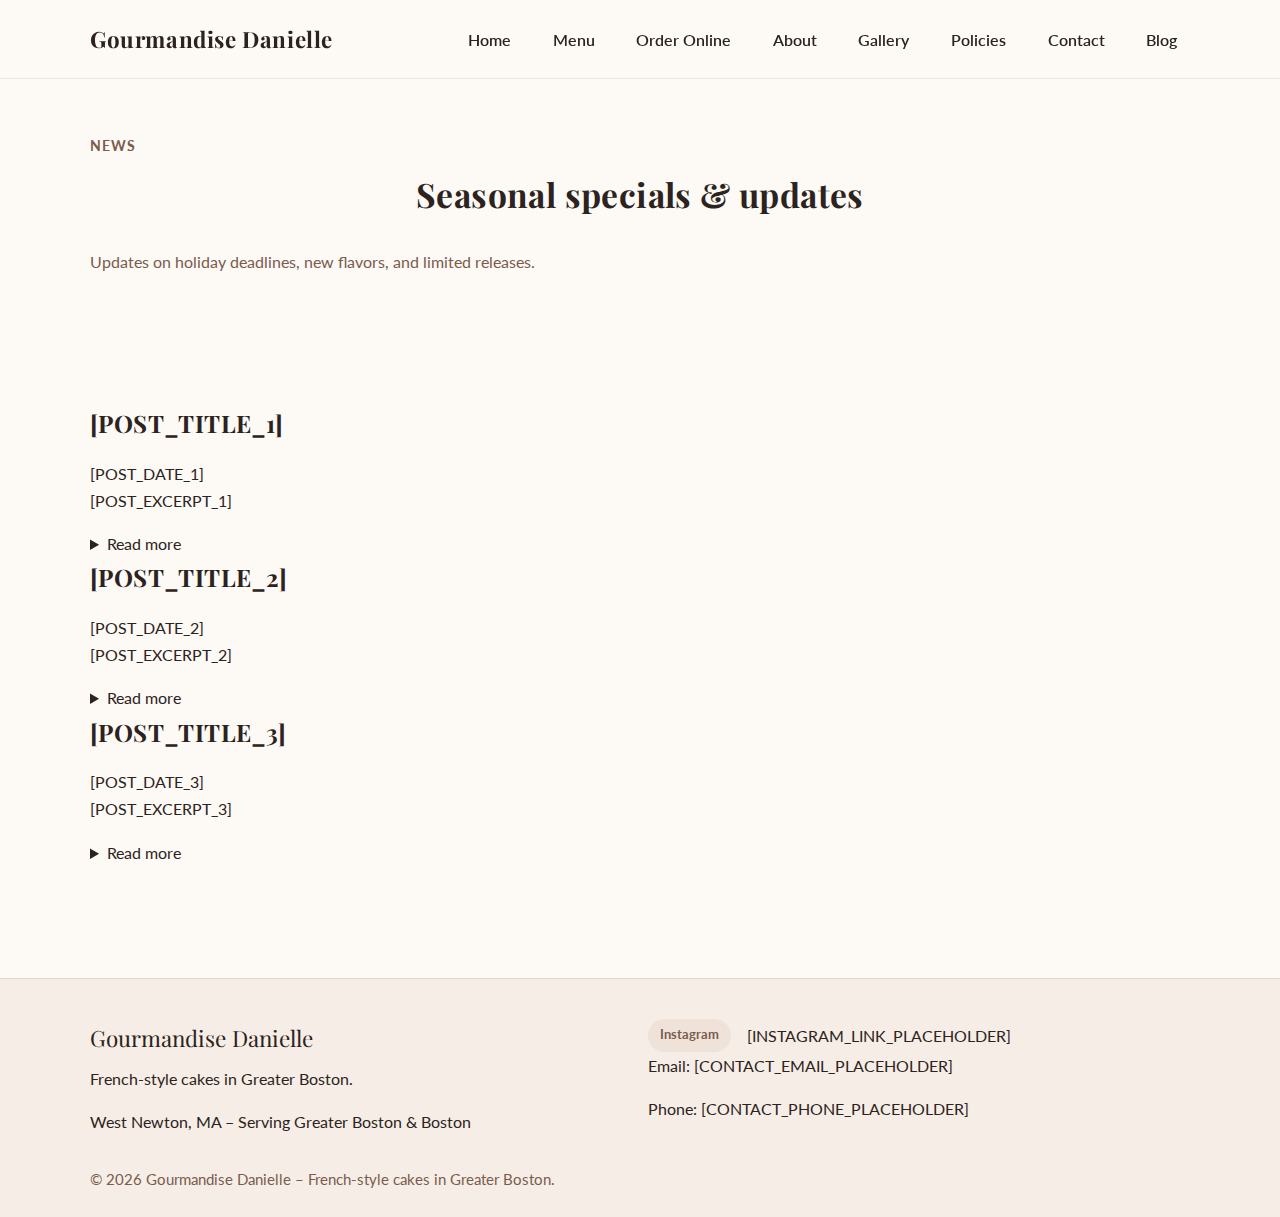
<file: blog.html>
<!DOCTYPE html>
<html lang="en">
<head>
  <meta charset="UTF-8">
  <meta name="viewport" content="width=device-width, initial-scale=1.0">
  <title>Blog &amp; News | Gourmandise Danielle</title>
  <meta name="description" content="Seasonal specials and news from Gourmandise Danielle, a French-style cake studio in West Newton serving Greater Boston & Boston.">
  <link rel="canonical" href="https://gourmandisedanielle.com/">
  <meta property="og:title" content="Blog &amp; News | Gourmandise Danielle">
  <meta property="og:description" content="Seasonal specials, new flavors, and ordering deadlines for Gourmandise Danielle.">
  <meta property="og:image" content="images/og-placeholder.jpg">
  <meta property="og:type" content="website">
  <meta name="twitter:card" content="summary_large_image">
  <meta name="twitter:title" content="Blog &amp; News | Gourmandise Danielle">
  <meta name="twitter:description" content="Seasonal specials, new flavors, and ordering deadlines for Gourmandise Danielle.">
  <meta name="twitter:image" content="images/og-placeholder.jpg">
  <link rel="stylesheet" href="styles.css">
</head>
<body>
  <header class="site-header">
    <div class="container nav">
      <div class="logo">Gourmandise Danielle</div>
      <nav>
        <button class="nav-toggle" aria-label="Toggle navigation">
          <span></span>
        </button>
        <div class="nav-links">
          <a href="index.html">Home</a>
          <a href="menu.html">Menu</a>
          <a href="order.html">Order Online</a>
          <a href="about.html">About</a>
          <a href="gallery.html">Gallery</a>
          <a href="policies.html">Policies</a>
          <a href="contact.html">Contact</a>
          <a href="blog.html">Blog</a>
        </div>
      </nav>
    </div>
  </header>

  <main>
    <section class="section">
      <div class="container">
        <div class="subheading">News</div>
        <h1 class="section-title">Seasonal specials &amp; updates</h1>
        <p class="muted">Updates on holiday deadlines, new flavors, and limited releases.</p>
      </div>
    </section>

    <section class="section">
      <div class="container blog-grid">
        <article class="blog-card">
          <h2>[POST_TITLE_1]</h2>
          <time datetime="[POST_DATE_1]">[POST_DATE_1]</time>
          <p>[POST_EXCERPT_1]</p>
          <details>
            <summary>Read more</summary>
            <p>[POST_BODY_PLACEHOLDER_1]</p>
          </details>
        </article>
        <article class="blog-card">
          <h2>[POST_TITLE_2]</h2>
          <time datetime="[POST_DATE_2]">[POST_DATE_2]</time>
          <p>[POST_EXCERPT_2]</p>
          <details>
            <summary>Read more</summary>
            <p>[POST_BODY_PLACEHOLDER_2]</p>
          </details>
        </article>
        <article class="blog-card">
          <h2>[POST_TITLE_3]</h2>
          <time datetime="[POST_DATE_3]">[POST_DATE_3]</time>
          <p>[POST_EXCERPT_3]</p>
          <details>
            <summary>Read more</summary>
            <p>[POST_BODY_PLACEHOLDER_3]</p>
          </details>
        </article>
      </div>
    </section>
  </main>

  <footer>
    <div class="container footer-grid">
      <div>
        <div class="footer-brand">Gourmandise Danielle</div>
        <p>French-style cakes in Greater Boston.</p>
        <p>West Newton, MA – Serving Greater Boston &amp; Boston</p>
      </div>
      <div>
        <div class="footer-meta">
          <span class="pill">Instagram</span>
          <a href="[INSTAGRAM_LINK_PLACEHOLDER]">[INSTAGRAM_LINK_PLACEHOLDER]</a>
        </div>
        <p>Email: <a href="mailto:[CONTACT_EMAIL_PLACEHOLDER]">[CONTACT_EMAIL_PLACEHOLDER]</a></p>
        <p>Phone: <a href="tel:[CONTACT_PHONE_PLACEHOLDER]">[CONTACT_PHONE_PLACEHOLDER]</a></p>
      </div>
    </div>
    <div class="container copyright">
      © <span id="year"></span> Gourmandise Danielle – French-style cakes in Greater Boston.
    </div>
  </footer>
  <script src="script.js"></script>
</body>
</html>
</file>
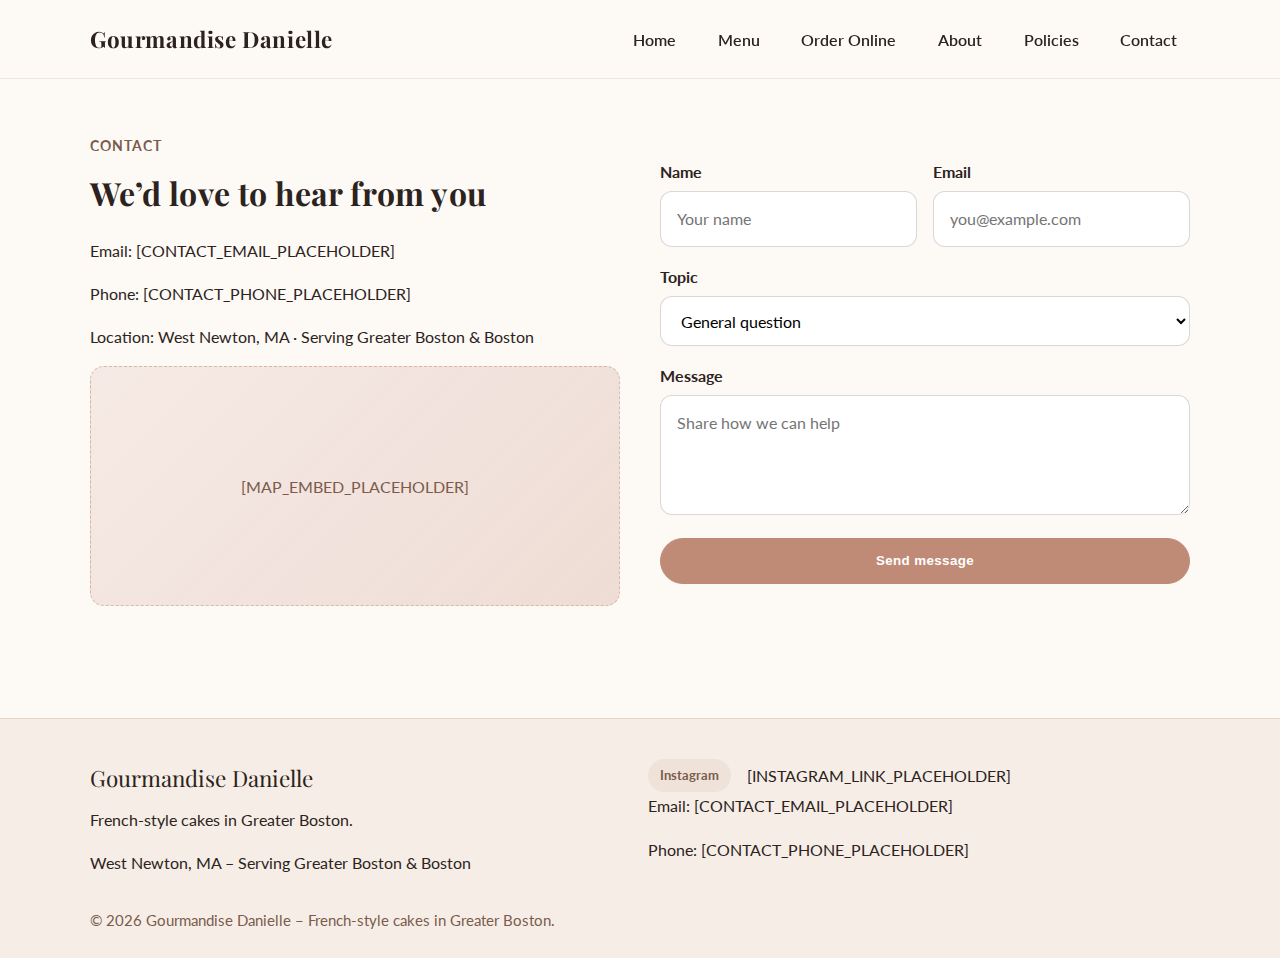
<file: contact.html>
<!DOCTYPE html>
<html lang="en">
<head>
  <meta charset="UTF-8">
  <meta name="viewport" content="width=device-width, initial-scale=1.0">
  <title>Contact | Gourmandise Danielle – West Newton Cakes</title>
  <meta name="description" content="Contact Gourmandise Danielle in West Newton for French-style cakes across Greater Boston & Boston. Email, phone, and inquiry form.">
  <link rel="canonical" href="https://gourmandisedanielle.com/">
  <meta property="og:title" content="Contact | Gourmandise Danielle – West Newton Cakes">
  <meta property="og:description" content="Reach out to Gourmandise Danielle for French-style cakes in Greater Boston.">
  <meta property="og:image" content="images/og-placeholder.jpg">
  <meta property="og:type" content="website">
  <meta name="twitter:card" content="summary_large_image">
  <meta name="twitter:title" content="Contact | Gourmandise Danielle – West Newton Cakes">
  <meta name="twitter:description" content="Reach out to Gourmandise Danielle for French-style cakes in Greater Boston.">
  <meta name="twitter:image" content="images/og-placeholder.jpg">
  <link rel="stylesheet" href="styles.css">
</head>
<body>
  <header class="site-header">
    <div class="container nav">
      <div class="logo">Gourmandise Danielle</div>
      <nav>
        <button class="nav-toggle" aria-label="Toggle navigation">
          <span></span>
        </button>
        <div class="nav-links">
          <a href="index.html">Home</a>
          <a href="menu.html">Menu</a>
          <a href="order.html">Order Online</a>
          <a href="about.html">About</a>
          <a href="policies.html">Policies</a>
          <a href="contact.html">Contact</a>
        </div>
      </nav>
    </div>
  </header>

  <main>
    <section class="section">
      <div class="container split">
        <div>
          <div class="subheading">Contact</div>
          <h1>We’d love to hear from you</h1>
          <p>Email: <a href="mailto:[CONTACT_EMAIL_PLACEHOLDER]">[CONTACT_EMAIL_PLACEHOLDER]</a></p>
          <p>Phone: <a href="tel:[CONTACT_PHONE_PLACEHOLDER]">[CONTACT_PHONE_PLACEHOLDER]</a></p>
          <p>Location: West Newton, MA · Serving Greater Boston &amp; Boston</p>
          <div class="map-placeholder">[MAP_EMBED_PLACEHOLDER]</div>
        </div>
        <div>
          <div id="contactMessage" class="form-message" role="alert"></div>
          <form id="contactForm" novalidate>
            <div class="inline">
              <div>
                <label for="contactName">Name</label>
                <input id="contactName" name="name" type="text" placeholder="Your name" required>
              </div>
              <div>
                <label for="contactEmail">Email</label>
                <input id="contactEmail" name="email" type="email" placeholder="you@example.com" required>
              </div>
            </div>
            <div>
              <label for="topic">Topic</label>
              <select id="topic" name="topic">
                <option>General question</option>
                <option>Order follow-up</option>
                <option>Wedding inquiry</option>
                <option>Other</option>
              </select>
            </div>
            <div>
              <label for="contactMessageField">Message</label>
              <textarea id="contactMessageField" name="message" placeholder="Share how we can help" required></textarea>
            </div>
            <button class="btn" type="submit">Send message</button>
          </form>
        </div>
      </div>
    </section>
  </main>

  <footer>
    <div class="container footer-grid">
      <div>
        <div class="footer-brand">Gourmandise Danielle</div>
        <p>French-style cakes in Greater Boston.</p>
        <p>West Newton, MA – Serving Greater Boston &amp; Boston</p>
      </div>
      <div>
        <div class="footer-meta">
          <span class="pill">Instagram</span>
          <a href="[INSTAGRAM_LINK_PLACEHOLDER]">[INSTAGRAM_LINK_PLACEHOLDER]</a>
        </div>
        <p>Email: <a href="mailto:[CONTACT_EMAIL_PLACEHOLDER]">[CONTACT_EMAIL_PLACEHOLDER]</a></p>
        <p>Phone: <a href="tel:[CONTACT_PHONE_PLACEHOLDER]">[CONTACT_PHONE_PLACEHOLDER]</a></p>
      </div>
    </div>
    <div class="container copyright">
      © <span id="year"></span> Gourmandise Danielle – French-style cakes in Greater Boston.
    </div>
  </footer>
  <script src="script.js"></script>
</body>
</html>
</file>
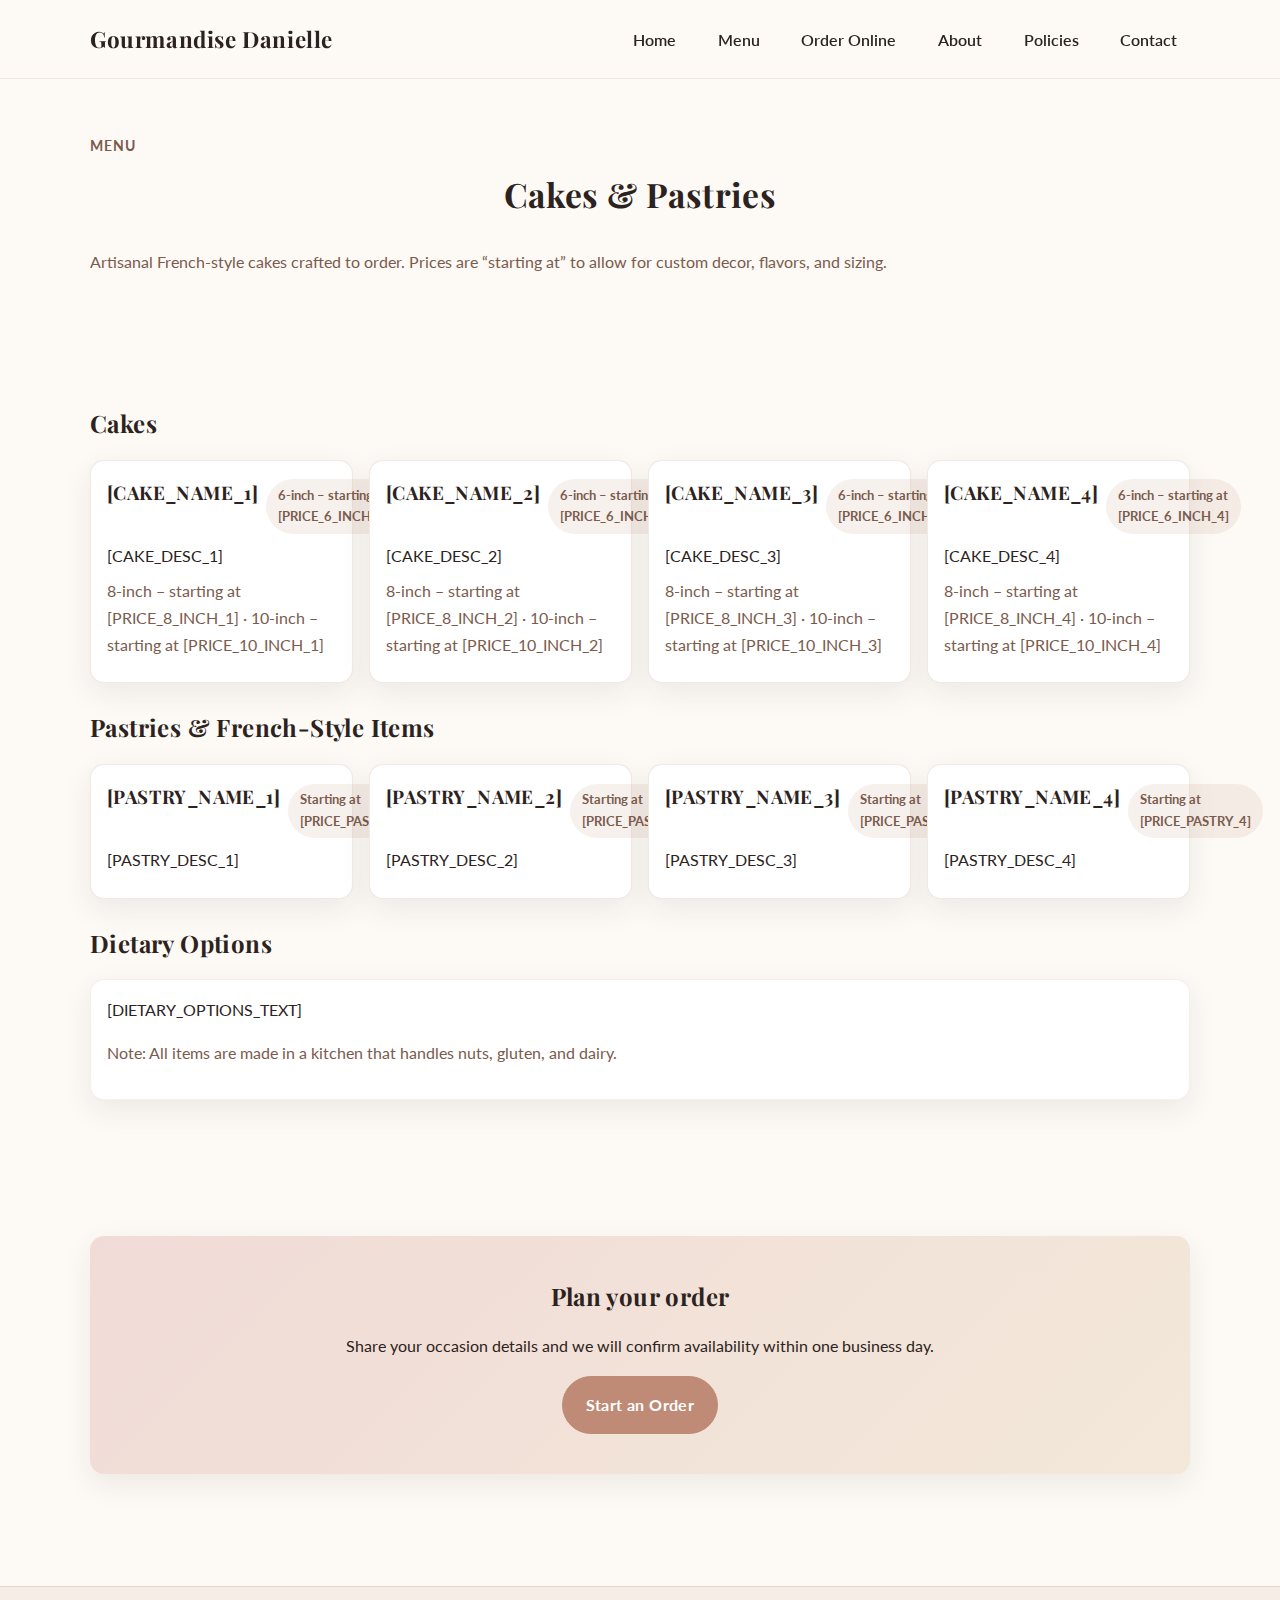
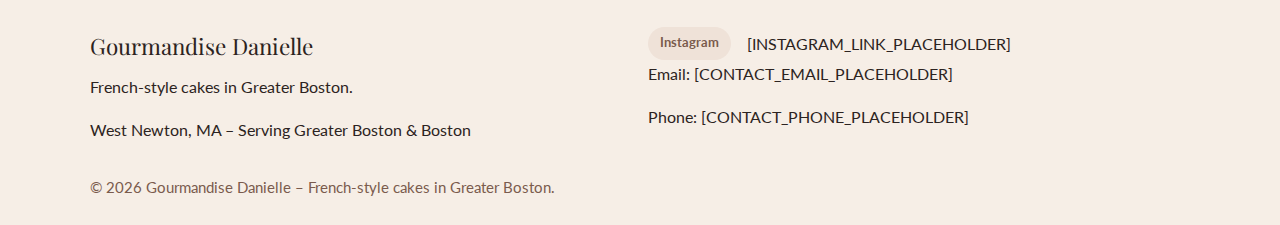
<file: menu.html>
<!DOCTYPE html>
<html lang="en">
<head>
  <meta charset="UTF-8">
  <meta name="viewport" content="width=device-width, initial-scale=1.0">
  <title>Menu | Gourmandise Danielle – French Cakes &amp; Pastries</title>
  <meta name="description" content="Explore French-style cakes and pastries by Gourmandise Danielle in West Newton, serving Greater Boston. Signature creations, seasonal flavors, and custom options.">
  <link rel="canonical" href="https://gourmandisedanielle.com/">
  <meta property="og:title" content="Menu | Gourmandise Danielle – French Cakes &amp; Pastries">
  <meta property="og:description" content="Premium French cakes, pastries, and seasonal specialties crafted in West Newton for Greater Boston.">
  <meta property="og:image" content="images/og-placeholder.jpg">
  <meta property="og:type" content="website">
  <meta name="twitter:card" content="summary_large_image">
  <meta name="twitter:title" content="Menu | Gourmandise Danielle – French Cakes &amp; Pastries">
  <meta name="twitter:description" content="Premium French cakes, pastries, and seasonal specialties crafted in West Newton for Greater Boston.">
  <meta name="twitter:image" content="images/og-placeholder.jpg">
  <link rel="stylesheet" href="styles.css">
</head>
<body>
  <header class="site-header">
    <div class="container nav">
      <div class="logo">Gourmandise Danielle</div>
      <nav>
        <button class="nav-toggle" aria-label="Toggle navigation">
          <span></span>
        </button>
        <div class="nav-links">
          <a href="index.html">Home</a>
          <a href="menu.html">Menu</a>
          <a href="order.html">Order Online</a>
          <a href="about.html">About</a>
          <a href="policies.html">Policies</a>
          <a href="contact.html">Contact</a>
        </div>
      </nav>
    </div>
  </header>

  <main>
    <section class="section">
      <div class="container">
        <div class="subheading">Menu</div>
        <h1 class="section-title">Cakes &amp; Pastries</h1>
        <p class="muted">Artisanal French-style cakes crafted to order. Prices are “starting at” to allow for custom decor, flavors, and sizing.</p>
      </div>
    </section>

    <section class="section">
      <div class="container">
        <div class="menu-category">
          <h2>Cakes</h2>
          <div class="highlight-grid">
            <div class="menu-item">
              <header>
                <h3>[CAKE_NAME_1]</h3>
                <span class="pill">6-inch – starting at [PRICE_6_INCH_1]</span>
              </header>
              <p>[CAKE_DESC_1]</p>
              <p class="muted">8-inch – starting at [PRICE_8_INCH_1] · 10-inch – starting at [PRICE_10_INCH_1]</p>
            </div>
            <div class="menu-item">
              <header>
                <h3>[CAKE_NAME_2]</h3>
                <span class="pill">6-inch – starting at [PRICE_6_INCH_2]</span>
              </header>
              <p>[CAKE_DESC_2]</p>
              <p class="muted">8-inch – starting at [PRICE_8_INCH_2] · 10-inch – starting at [PRICE_10_INCH_2]</p>
            </div>
            <div class="menu-item">
              <header>
                <h3>[CAKE_NAME_3]</h3>
                <span class="pill">6-inch – starting at [PRICE_6_INCH_3]</span>
              </header>
              <p>[CAKE_DESC_3]</p>
              <p class="muted">8-inch – starting at [PRICE_8_INCH_3] · 10-inch – starting at [PRICE_10_INCH_3]</p>
            </div>
            <div class="menu-item">
              <header>
                <h3>[CAKE_NAME_4]</h3>
                <span class="pill">6-inch – starting at [PRICE_6_INCH_4]</span>
              </header>
              <p>[CAKE_DESC_4]</p>
              <p class="muted">8-inch – starting at [PRICE_8_INCH_4] · 10-inch – starting at [PRICE_10_INCH_4]</p>
            </div>
          </div>
        </div>

        <div class="menu-category">
          <h2>Pastries &amp; French-Style Items</h2>
          <div class="highlight-grid">
            <div class="menu-item">
              <header>
                <h3>[PASTRY_NAME_1]</h3>
                <span class="pill">Starting at [PRICE_PASTRY_1]</span>
              </header>
              <p>[PASTRY_DESC_1]</p>
            </div>
            <div class="menu-item">
              <header>
                <h3>[PASTRY_NAME_2]</h3>
                <span class="pill">Starting at [PRICE_PASTRY_2]</span>
              </header>
              <p>[PASTRY_DESC_2]</p>
            </div>
            <div class="menu-item">
              <header>
                <h3>[PASTRY_NAME_3]</h3>
                <span class="pill">Starting at [PRICE_PASTRY_3]</span>
              </header>
              <p>[PASTRY_DESC_3]</p>
            </div>
            <div class="menu-item">
              <header>
                <h3>[PASTRY_NAME_4]</h3>
                <span class="pill">Starting at [PRICE_PASTRY_4]</span>
              </header>
              <p>[PASTRY_DESC_4]</p>
            </div>
          </div>
        </div>

        <div class="menu-category">
          <h2>Dietary Options</h2>
          <div class="card">
            <p>[DIETARY_OPTIONS_TEXT]</p>
            <p class="muted">Note: All items are made in a kitchen that handles nuts, gluten, and dairy.</p>
          </div>
        </div>
      </div>
    </section>

    <section class="section">
      <div class="container cta">
        <h2>Plan your order</h2>
        <p>Share your occasion details and we will confirm availability within one business day.</p>
        <a class="btn" href="order.html">Start an Order</a>
      </div>
    </section>
  </main>

  <footer>
    <div class="container footer-grid">
      <div>
        <div class="footer-brand">Gourmandise Danielle</div>
        <p>French-style cakes in Greater Boston.</p>
        <p>West Newton, MA – Serving Greater Boston &amp; Boston</p>
      </div>
      <div>
        <div class="footer-meta">
          <span class="pill">Instagram</span>
          <a href="[INSTAGRAM_LINK_PLACEHOLDER]">[INSTAGRAM_LINK_PLACEHOLDER]</a>
        </div>
        <p>Email: <a href="mailto:[CONTACT_EMAIL_PLACEHOLDER]">[CONTACT_EMAIL_PLACEHOLDER]</a></p>
        <p>Phone: <a href="tel:[CONTACT_PHONE_PLACEHOLDER]">[CONTACT_PHONE_PLACEHOLDER]</a></p>
      </div>
    </div>
    <div class="container copyright">
      © <span id="year"></span> Gourmandise Danielle – French-style cakes in Greater Boston.
    </div>
  </footer>
  <script src="script.js"></script>
</body>
</html>
</file>
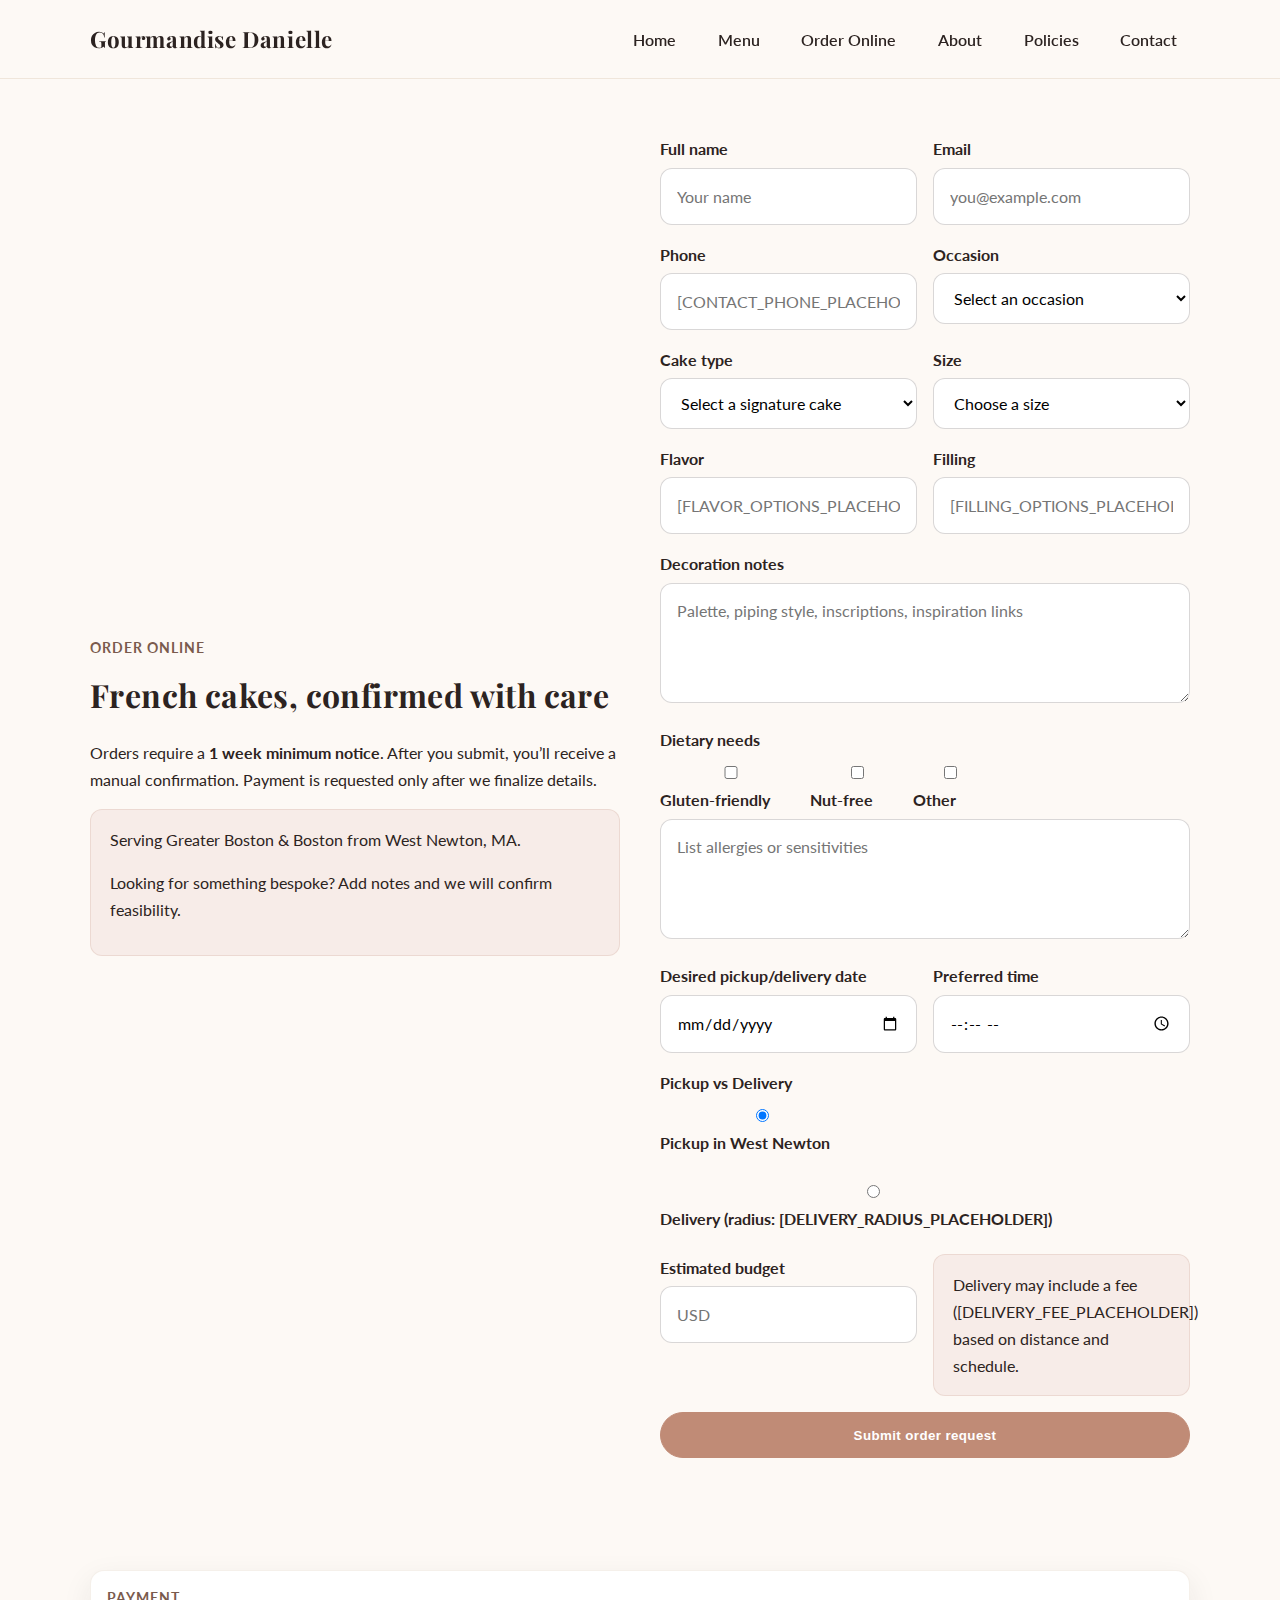
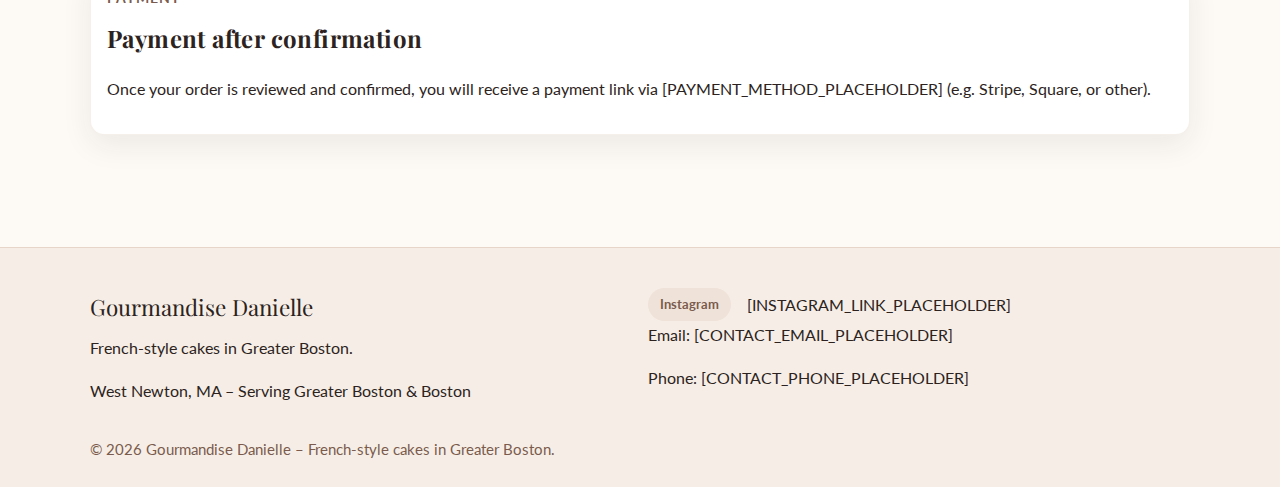
<file: order.html>
<!DOCTYPE html>
<html lang="en">
<head>
  <meta charset="UTF-8">
  <meta name="viewport" content="width=device-width, initial-scale=1.0">
  <title>Order Online | Gourmandise Danielle – French Cakes</title>
  <meta name="description" content="Place a French-style cake order with Gourmandise Danielle in West Newton. Serving Greater Boston & Boston with one-week notice and manual confirmation.">
  <link rel="canonical" href="https://gourmandisedanielle.com/">
  <meta property="og:title" content="Order Online | Gourmandise Danielle – French Cakes">
  <meta property="og:description" content="Request a custom French-style cake from Gourmandise Danielle. One-week notice, manual confirmation, and premium ingredients.">
  <meta property="og:image" content="images/og-placeholder.jpg">
  <meta property="og:type" content="website">
  <meta name="twitter:card" content="summary_large_image">
  <meta name="twitter:title" content="Order Online | Gourmandise Danielle – French Cakes">
  <meta name="twitter:description" content="Request a custom French-style cake from Gourmandise Danielle. One-week notice, manual confirmation, and premium ingredients.">
  <meta name="twitter:image" content="images/og-placeholder.jpg">
  <link rel="stylesheet" href="styles.css">
</head>
<body>
  <header class="site-header">
    <div class="container nav">
      <div class="logo">Gourmandise Danielle</div>
      <nav>
        <button class="nav-toggle" aria-label="Toggle navigation">
          <span></span>
        </button>
        <div class="nav-links">
          <a href="index.html">Home</a>
          <a href="menu.html">Menu</a>
          <a href="order.html">Order Online</a>
          <a href="about.html">About</a>
          <a href="policies.html">Policies</a>
          <a href="contact.html">Contact</a>
        </div>
      </nav>
    </div>
  </header>

  <main>
    <section class="section">
      <div class="container split">
        <div>
          <div class="subheading">Order Online</div>
          <h1>French cakes, confirmed with care</h1>
          <p>Orders require a <strong>1 week minimum notice</strong>. After you submit, you’ll receive a manual confirmation. Payment is requested only after we finalize details.</p>
          <div class="info">
            <p>Serving Greater Boston &amp; Boston from West Newton, MA.</p>
            <p>Looking for something bespoke? Add notes and we will confirm feasibility.</p>
          </div>
        </div>
        <div>
          <div id="orderMessage" class="form-message" role="alert"></div>
          <form id="orderForm" novalidate>
            <div class="inline">
              <div>
                <label for="fullName">Full name</label>
                <input id="fullName" name="fullName" type="text" placeholder="Your name" required>
              </div>
              <div>
                <label for="email">Email</label>
                <input id="email" name="email" type="email" placeholder="you@example.com" required>
              </div>
            </div>
            <div class="inline">
              <div>
                <label for="phone">Phone</label>
                <input id="phone" name="phone" type="tel" placeholder="[CONTACT_PHONE_PLACEHOLDER]" required>
              </div>
              <div>
                <label for="occasion">Occasion</label>
                <select id="occasion" name="occasion" required>
                  <option value="">Select an occasion</option>
                  <option>Birthday</option>
                  <option>Wedding</option>
                  <option>Baby Shower</option>
                  <option>Anniversary</option>
                  <option>Other</option>
                </select>
              </div>
            </div>
            <div class="inline">
              <div>
                <label for="cakeType">Cake type</label>
                <select id="cakeType" name="cakeType" required>
                  <option value="">Select a signature cake</option>
                  <option>[SIGNATURE_CAKE_NAME_1]</option>
                  <option>[SIGNATURE_CAKE_NAME_2]</option>
                  <option>[SIGNATURE_CAKE_NAME_3]</option>
                  <option>[SIGNATURE_CAKE_NAME_4]</option>
                  <option>Custom request</option>
                </select>
              </div>
              <div>
                <label for="size">Size</label>
                <select id="size" name="size" required>
                  <option value="">Choose a size</option>
                  <option>6"</option>
                  <option>8"</option>
                  <option>10"</option>
                  <option>Other</option>
                </select>
              </div>
            </div>
            <div class="inline">
              <div>
                <label for="flavor">Flavor</label>
                <input id="flavor" name="flavor" type="text" placeholder="[FLAVOR_OPTIONS_PLACEHOLDER]">
              </div>
              <div>
                <label for="filling">Filling</label>
                <input id="filling" name="filling" type="text" placeholder="[FILLING_OPTIONS_PLACEHOLDER]">
              </div>
            </div>
            <div>
              <label for="decoration">Decoration notes</label>
              <textarea id="decoration" name="decoration" placeholder="Palette, piping style, inscriptions, inspiration links"></textarea>
            </div>
            <div>
              <label>Dietary needs</label>
              <div class="checkbox-group">
                <label><input type="checkbox" name="dietary" value="gluten-free"> Gluten-friendly</label>
                <label><input type="checkbox" name="dietary" value="nut-free"> Nut-free</label>
                <label><input type="checkbox" name="dietary" value="other"> Other</label>
              </div>
              <textarea name="dietaryNotes" placeholder="List allergies or sensitivities"></textarea>
            </div>
            <div class="inline">
              <div>
                <label for="date">Desired pickup/delivery date</label>
                <input id="date" name="date" type="date" required>
              </div>
              <div>
                <label for="time">Preferred time</label>
                <input id="time" name="time" type="time" required>
              </div>
            </div>
            <div>
              <label>Pickup vs Delivery</label>
              <div class="radio-group">
                <label><input type="radio" name="fulfillment" value="pickup" checked> Pickup in West Newton</label>
                <label><input type="radio" name="fulfillment" value="delivery"> Delivery (radius: [DELIVERY_RADIUS_PLACEHOLDER])</label>
              </div>
            </div>
            <fieldset id="deliveryFields" class="inline" style="border:none; padding:0; margin:0;">
              <div>
                <label for="address">Delivery address</label>
                <input id="address" name="address" type="text" placeholder="Street, city, zip">
              </div>
              <div>
                <label for="instructions">Delivery notes</label>
                <input id="instructions" name="instructions" type="text" placeholder="Access notes, buzzer, etc.">
              </div>
            </fieldset>
            <div class="inline">
              <div>
                <label for="budget">Estimated budget</label>
                <input id="budget" name="budget" type="number" min="0" step="25" placeholder="USD">
              </div>
              <div class="info">
                Delivery may include a fee ([DELIVERY_FEE_PLACEHOLDER]) based on distance and schedule.
              </div>
            </div>
            <button class="btn" type="submit">Submit order request</button>
          </form>
        </div>
      </div>
    </section>

    <section class="section">
      <div class="container card">
        <div class="subheading">Payment</div>
        <h2>Payment after confirmation</h2>
        <p>Once your order is reviewed and confirmed, you will receive a payment link via [PAYMENT_METHOD_PLACEHOLDER] (e.g. Stripe, Square, or other).</p>
        <!-- TODO: Integrate payment provider (e.g., Stripe Checkout) once backend is connected. -->
      </div>
    </section>
  </main>

  <footer>
    <div class="container footer-grid">
      <div>
        <div class="footer-brand">Gourmandise Danielle</div>
        <p>French-style cakes in Greater Boston.</p>
        <p>West Newton, MA – Serving Greater Boston &amp; Boston</p>
      </div>
      <div>
        <div class="footer-meta">
          <span class="pill">Instagram</span>
          <a href="[INSTAGRAM_LINK_PLACEHOLDER]">[INSTAGRAM_LINK_PLACEHOLDER]</a>
        </div>
        <p>Email: <a href="mailto:[CONTACT_EMAIL_PLACEHOLDER]">[CONTACT_EMAIL_PLACEHOLDER]</a></p>
        <p>Phone: <a href="tel:[CONTACT_PHONE_PLACEHOLDER]">[CONTACT_PHONE_PLACEHOLDER]</a></p>
      </div>
    </div>
    <div class="container copyright">
      © <span id="year"></span> Gourmandise Danielle – French-style cakes in Greater Boston.
    </div>
  </footer>
  <script src="script.js"></script>
</body>
</html>
</file>
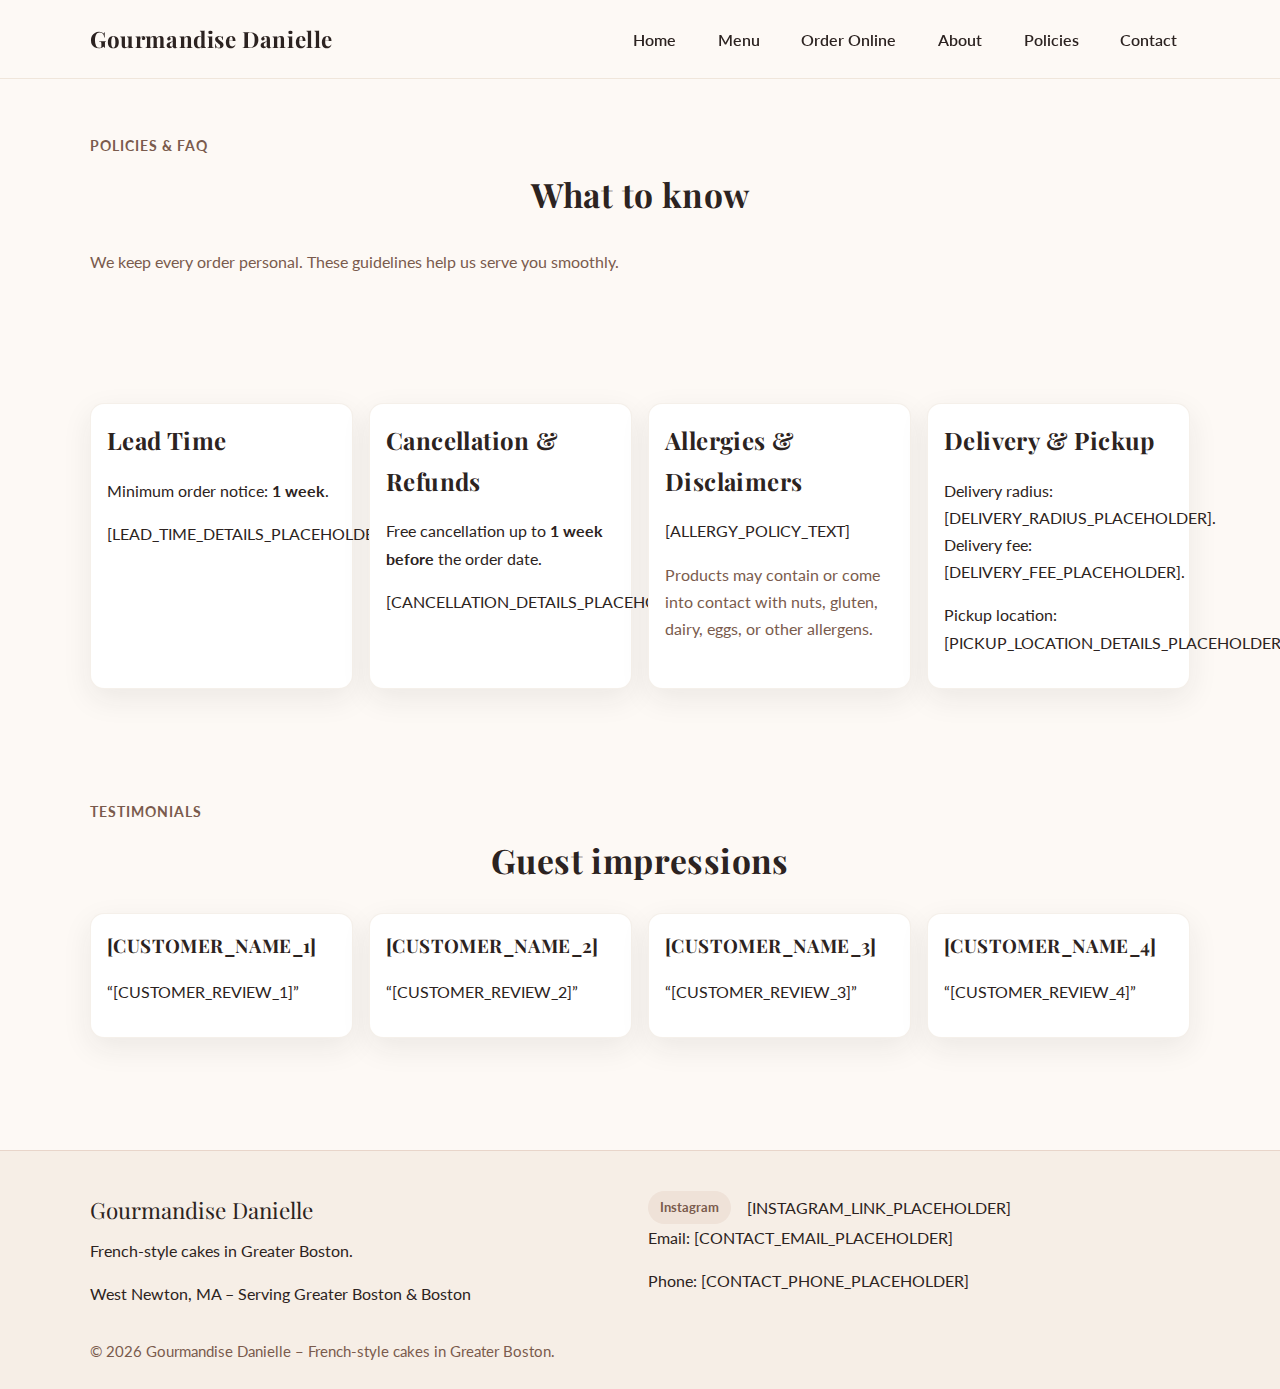
<file: policies.html>
<!DOCTYPE html>
<html lang="en">
<head>
  <meta charset="UTF-8">
  <meta name="viewport" content="width=device-width, initial-scale=1.0">
  <title>Policies &amp; FAQ | Gourmandise Danielle</title>
  <meta name="description" content="Policies for Gourmandise Danielle in West Newton. Lead times, cancellations, allergies, delivery details for Greater Boston & Boston.">
  <link rel="canonical" href="https://gourmandisedanielle.com/">
  <meta property="og:title" content="Policies &amp; FAQ | Gourmandise Danielle">
  <meta property="og:description" content="Lead times, cancellation, allergies, and delivery policies for Gourmandise Danielle serving Greater Boston.">
  <meta property="og:image" content="images/og-placeholder.jpg">
  <meta property="og:type" content="website">
  <meta name="twitter:card" content="summary_large_image">
  <meta name="twitter:title" content="Policies &amp; FAQ | Gourmandise Danielle">
  <meta name="twitter:description" content="Lead times, cancellation, allergies, and delivery policies for Gourmandise Danielle serving Greater Boston.">
  <meta name="twitter:image" content="images/og-placeholder.jpg">
  <link rel="stylesheet" href="styles.css">
</head>
<body>
  <header class="site-header">
    <div class="container nav">
      <div class="logo">Gourmandise Danielle</div>
      <nav>
        <button class="nav-toggle" aria-label="Toggle navigation">
          <span></span>
        </button>
        <div class="nav-links">
          <a href="index.html">Home</a>
          <a href="menu.html">Menu</a>
          <a href="order.html">Order Online</a>
          <a href="about.html">About</a>
          <a href="policies.html">Policies</a>
          <a href="contact.html">Contact</a>
        </div>
      </nav>
    </div>
  </header>

  <main>
    <section class="section">
      <div class="container">
        <div class="subheading">Policies &amp; FAQ</div>
        <h1 class="section-title">What to know</h1>
        <p class="muted">We keep every order personal. These guidelines help us serve you smoothly.</p>
      </div>
    </section>

    <section class="section">
      <div class="container highlight-grid">
        <div class="card">
          <h2>Lead Time</h2>
          <p>Minimum order notice: <strong>1 week</strong>.</p>
          <p>[LEAD_TIME_DETAILS_PLACEHOLDER]</p>
        </div>
        <div class="card">
          <h2>Cancellation &amp; Refunds</h2>
          <p>Free cancellation up to <strong>1 week before</strong> the order date.</p>
          <p>[CANCELLATION_DETAILS_PLACEHOLDER]</p>
        </div>
        <div class="card">
          <h2>Allergies &amp; Disclaimers</h2>
          <p>[ALLERGY_POLICY_TEXT]</p>
          <p class="muted">Products may contain or come into contact with nuts, gluten, dairy, eggs, or other allergens.</p>
        </div>
        <div class="card">
          <h2>Delivery &amp; Pickup</h2>
          <p>Delivery radius: [DELIVERY_RADIUS_PLACEHOLDER]. Delivery fee: [DELIVERY_FEE_PLACEHOLDER].</p>
          <p>Pickup location: [PICKUP_LOCATION_DETAILS_PLACEHOLDER].</p>
        </div>
      </div>
    </section>

    <section class="section">
      <div class="container">
        <div class="subheading">Testimonials</div>
        <h2 class="section-title">Guest impressions</h2>
        <div class="highlight-grid">
          <div class="card">
            <h3>[CUSTOMER_NAME_1]</h3>
            <p>“[CUSTOMER_REVIEW_1]”</p>
          </div>
          <div class="card">
            <h3>[CUSTOMER_NAME_2]</h3>
            <p>“[CUSTOMER_REVIEW_2]”</p>
          </div>
          <div class="card">
            <h3>[CUSTOMER_NAME_3]</h3>
            <p>“[CUSTOMER_REVIEW_3]”</p>
          </div>
          <div class="card">
            <h3>[CUSTOMER_NAME_4]</h3>
            <p>“[CUSTOMER_REVIEW_4]”</p>
          </div>
        </div>
      </div>
    </section>
  </main>

  <footer>
    <div class="container footer-grid">
      <div>
        <div class="footer-brand">Gourmandise Danielle</div>
        <p>French-style cakes in Greater Boston.</p>
        <p>West Newton, MA – Serving Greater Boston &amp; Boston</p>
      </div>
      <div>
        <div class="footer-meta">
          <span class="pill">Instagram</span>
          <a href="[INSTAGRAM_LINK_PLACEHOLDER]">[INSTAGRAM_LINK_PLACEHOLDER]</a>
        </div>
        <p>Email: <a href="mailto:[CONTACT_EMAIL_PLACEHOLDER]">[CONTACT_EMAIL_PLACEHOLDER]</a></p>
        <p>Phone: <a href="tel:[CONTACT_PHONE_PLACEHOLDER]">[CONTACT_PHONE_PLACEHOLDER]</a></p>
      </div>
    </div>
    <div class="container copyright">
      © <span id="year"></span> Gourmandise Danielle – French-style cakes in Greater Boston.
    </div>
  </footer>
  <script src="script.js"></script>
</body>
</html>
</file>
<file: styles.css>
/* Gourmandise Danielle global styles */
@import url('https://fonts.googleapis.com/css2?family=Playfair+Display:wght@400;600;700&family=Lato:wght@300;400;700&display=swap');

:root {
  --cream: #fdf9f5;
  --rose: #e9c7c2;
  --rose-deep: #c08b76;
  --gold: #c9a56a;
  --chocolate: #2c2321;
  --muted: #7a5b4d;
  --white: #ffffff;
  --max-width: 1100px;
  --shadow-soft: 0 10px 30px rgba(44, 35, 33, 0.08);
  --radius: 14px;
  --transition: all 0.25s ease;
  --space-1: 0.5rem;
  --space-2: 1rem;
  --space-3: 1.5rem;
  --space-4: 2.5rem;
  --space-5: 3.5rem;
}

*,
*::before,
*::after {
  box-sizing: border-box;
}

body {
  margin: 0;
  font-family: 'Lato', system-ui, -apple-system, sans-serif;
  background: var(--cream);
  color: var(--chocolate);
  line-height: 1.7;
  -webkit-font-smoothing: antialiased;
}

h1, h2, h3, h4 {
  font-family: 'Playfair Display', 'Times New Roman', serif;
  letter-spacing: 0.4px;
  color: var(--chocolate);
  margin: 0 0 var(--space-2);
}

p {
  margin: 0 0 var(--space-2);
}

a {
  color: inherit;
  text-decoration: none;
}

img {
  max-width: 100%;
  display: block;
  border-radius: var(--radius);
}

.container {
  width: 90%;
  max-width: var(--max-width);
  margin: 0 auto;
}

.section {
  padding: var(--space-5) 0;
}

.section-title {
  text-align: center;
  margin-bottom: var(--space-3);
  font-size: 2.1rem;
}

.subheading {
  color: var(--muted);
  font-weight: 700;
  letter-spacing: 1px;
  font-size: 0.85rem;
  text-transform: uppercase;
  margin-bottom: var(--space-1);
}

.btn-row {
  display: flex;
  gap: var(--space-2);
  flex-wrap: wrap;
}

.btn {
  display: inline-flex;
  align-items: center;
  justify-content: center;
  padding: 0.9rem 1.4rem;
  border-radius: 999px;
  font-weight: 700;
  border: 1px solid var(--rose-deep);
  background: var(--rose-deep);
  color: var(--white);
  letter-spacing: 0.4px;
  transition: var(--transition);
  cursor: pointer;
}

.btn:hover {
  transform: translateY(-2px);
  box-shadow: 0 12px 22px rgba(192, 139, 118, 0.25);
}

.btn-secondary {
  background: transparent;
  color: var(--chocolate);
  border-color: var(--gold);
}

.btn-secondary:hover {
  background: var(--gold);
  color: var(--white);
}

.site-header {
  position: sticky;
  top: 0;
  z-index: 999;
  background: rgba(253, 249, 245, 0.96);
  backdrop-filter: blur(8px);
  border-bottom: 1px solid rgba(200, 170, 140, 0.25);
}

.nav {
  display: flex;
  align-items: center;
  justify-content: space-between;
  padding: var(--space-2) 0;
}

.logo {
  font-family: 'Playfair Display', serif;
  font-size: 1.4rem;
  font-weight: 700;
  letter-spacing: 0.6px;
}

.nav-links {
  display: flex;
  align-items: center;
  gap: var(--space-2);
}

.nav-links a {
  padding: 0.6rem 0.8rem;
  border-radius: 999px;
  font-weight: 600;
  transition: var(--transition);
}

.nav-links a:hover,
.nav-links a:focus-visible {
  background: rgba(192, 139, 118, 0.12);
}

.nav-toggle {
  display: none;
  background: none;
  border: 1px solid rgba(44, 35, 33, 0.2);
  border-radius: 10px;
  padding: 0.55rem 0.65rem;
  cursor: pointer;
}

.nav-toggle span {
  display: block;
  width: 20px;
  height: 2px;
  background: var(--chocolate);
  position: relative;
}

.nav-toggle span::before,
.nav-toggle span::after {
  content: '';
  position: absolute;
  left: 0;
  width: 20px;
  height: 2px;
  background: var(--chocolate);
}

.nav-toggle span::before {
  top: -6px;
}

.nav-toggle span::after {
  top: 6px;
}

.nav-open .nav-links {
  display: grid;
}

/* Hero */
.hero {
  position: relative;
  min-height: 70vh;
  border-radius: var(--radius);
  overflow: hidden;
  background: linear-gradient(120deg, rgba(233, 199, 194, 0.85), rgba(253, 249, 245, 0.95)), url('images/hero-placeholder.jpg') center/cover no-repeat;
  display: grid;
  align-items: center;
  padding: var(--space-5) var(--space-4);
  box-shadow: var(--shadow-soft);
}

.hero::after {
  content: '';
  position: absolute;
  inset: 0;
  background: radial-gradient(circle at 20% 20%, rgba(255, 255, 255, 0.35), transparent 35%);
}

.hero-content {
  position: relative;
  max-width: 540px;
  z-index: 1;
}

.hero h1 {
  font-size: clamp(2.2rem, 4vw, 3rem);
  margin-bottom: var(--space-2);
}

.hero p {
  font-size: 1.05rem;
  color: #4b3d39;
}

.highlight-grid,
.card-grid {
  display: grid;
  gap: var(--space-2);
  grid-template-columns: repeat(auto-fit, minmax(240px, 1fr));
}

.card {
  background: var(--white);
  border-radius: var(--radius);
  padding: var(--space-2);
  box-shadow: var(--shadow-soft);
  border: 1px solid rgba(200, 170, 140, 0.18);
  transition: var(--transition);
}

.card:hover {
  transform: translateY(-6px);
  box-shadow: 0 16px 32px rgba(44, 35, 33, 0.14);
}

.pill {
  display: inline-flex;
  align-items: center;
  gap: 6px;
  padding: 0.35rem 0.75rem;
  background: rgba(192, 139, 118, 0.12);
  border-radius: 999px;
  color: var(--muted);
  font-weight: 700;
  font-size: 0.8rem;
}

.muted {
  color: var(--muted);
}

.split {
  display: grid;
  gap: var(--space-4);
  grid-template-columns: repeat(auto-fit, minmax(280px, 1fr));
  align-items: center;
}

.list {
  list-style: none;
  padding: 0;
  margin: 0;
  display: grid;
  gap: var(--space-2);
}

.list li {
  display: grid;
  gap: 4px;
}

.badge {
  display: inline-block;
  padding: 0.25rem 0.6rem;
  background: rgba(201, 165, 106, 0.18);
  color: var(--chocolate);
  border-radius: 8px;
  font-size: 0.85rem;
  font-weight: 700;
}

.cta {
  text-align: center;
  padding: var(--space-4);
  background: linear-gradient(135deg, rgba(233, 199, 194, 0.6), rgba(201, 165, 106, 0.2));
  border-radius: var(--radius);
  box-shadow: var(--shadow-soft);
}

/* Tables / menu blocks */
.menu-category {
  margin-bottom: var(--space-3);
}

.menu-item {
  padding: var(--space-2);
  border-radius: var(--radius);
  border: 1px solid rgba(192, 139, 118, 0.2);
  background: var(--white);
  box-shadow: var(--shadow-soft);
}

.menu-item header {
  display: flex;
  justify-content: space-between;
  align-items: baseline;
  gap: var(--space-1);
  position: static;
  border: none;
  padding: 0;
}

.menu-item h3 {
  margin: 0;
}

.menu-item p {
  margin: var(--space-1) 0;
}

/* Forms */
form {
  display: grid;
  gap: var(--space-2);
}

label {
  font-weight: 700;
  display: block;
  margin-bottom: 0.35rem;
}

input, select, textarea {
  width: 100%;
  padding: 0.85rem 1rem;
  border-radius: 12px;
  border: 1px solid rgba(44, 35, 33, 0.18);
  background: var(--white);
  font: inherit;
  transition: var(--transition);
}

input:focus, select:focus, textarea:focus {
  outline: 2px solid rgba(192, 139, 118, 0.45);
  border-color: transparent;
  box-shadow: 0 10px 20px rgba(192, 139, 118, 0.15);
}

textarea {
  min-height: 120px;
  resize: vertical;
}

.inline {
  display: grid;
  gap: var(--space-2);
  grid-template-columns: repeat(auto-fit, minmax(220px, 1fr));
}

.radio-group, .checkbox-group {
  display: flex;
  gap: var(--space-2);
  flex-wrap: wrap;
}

.info {
  padding: 1rem 1.2rem;
  background: rgba(233, 199, 194, 0.25);
  border-radius: 12px;
  border: 1px solid rgba(192, 139, 118, 0.2);
}

.form-message {
  padding: 0.85rem 1rem;
  border-radius: 12px;
  font-weight: 700;
  display: none;
}

.form-message.success {
  background: rgba(63, 148, 99, 0.12);
  color: #2f7a52;
  border: 1px solid rgba(63, 148, 99, 0.4);
}

.form-message.error {
  background: rgba(214, 90, 90, 0.12);
  color: #a14141;
  border: 1px solid rgba(214, 90, 90, 0.4);
}

.map-placeholder {
  background: linear-gradient(135deg, rgba(233, 199, 194, 0.3), rgba(192, 139, 118, 0.25));
  border-radius: var(--radius);
  height: 240px;
  display: grid;
  place-items: center;
  color: var(--muted);
  border: 1px dashed rgba(192, 139, 118, 0.5);
}

/* Footer */
footer {
  background: #f6eee6;
  border-top: 1px solid rgba(192, 139, 118, 0.25);
  padding: var(--space-4) 0 var(--space-3);
  margin-top: var(--space-5);
}

.footer-grid {
  display: grid;
  gap: var(--space-2);
  grid-template-columns: repeat(auto-fit, minmax(240px, 1fr));
}

.footer-brand {
  font-family: 'Playfair Display', serif;
  font-size: 1.4rem;
  margin-bottom: var(--space-1);
}

.footer-meta {
  display: flex;
  gap: var(--space-2);
  flex-wrap: wrap;
  align-items: center;
}

.copyright {
  margin-top: var(--space-2);
  color: var(--muted);
  font-size: 0.95rem;
}

/* Media Queries */
@media (max-width: 900px) {
  .nav-links {
    display: none;
    position: absolute;
    top: 100%;
    right: 5%;
    background: var(--white);
    border-radius: var(--radius);
    padding: var(--space-2);
    box-shadow: var(--shadow-soft);
    width: min(280px, 90vw);
    grid-template-columns: 1fr;
  }

  .nav-toggle {
    display: block;
  }

  .hero {
    padding: var(--space-4);
  }
}

@media (max-width: 600px) {
  .hero {
    min-height: 60vh;
  }

  .section {
    padding: var(--space-4) 0;
  }
}
</file>
